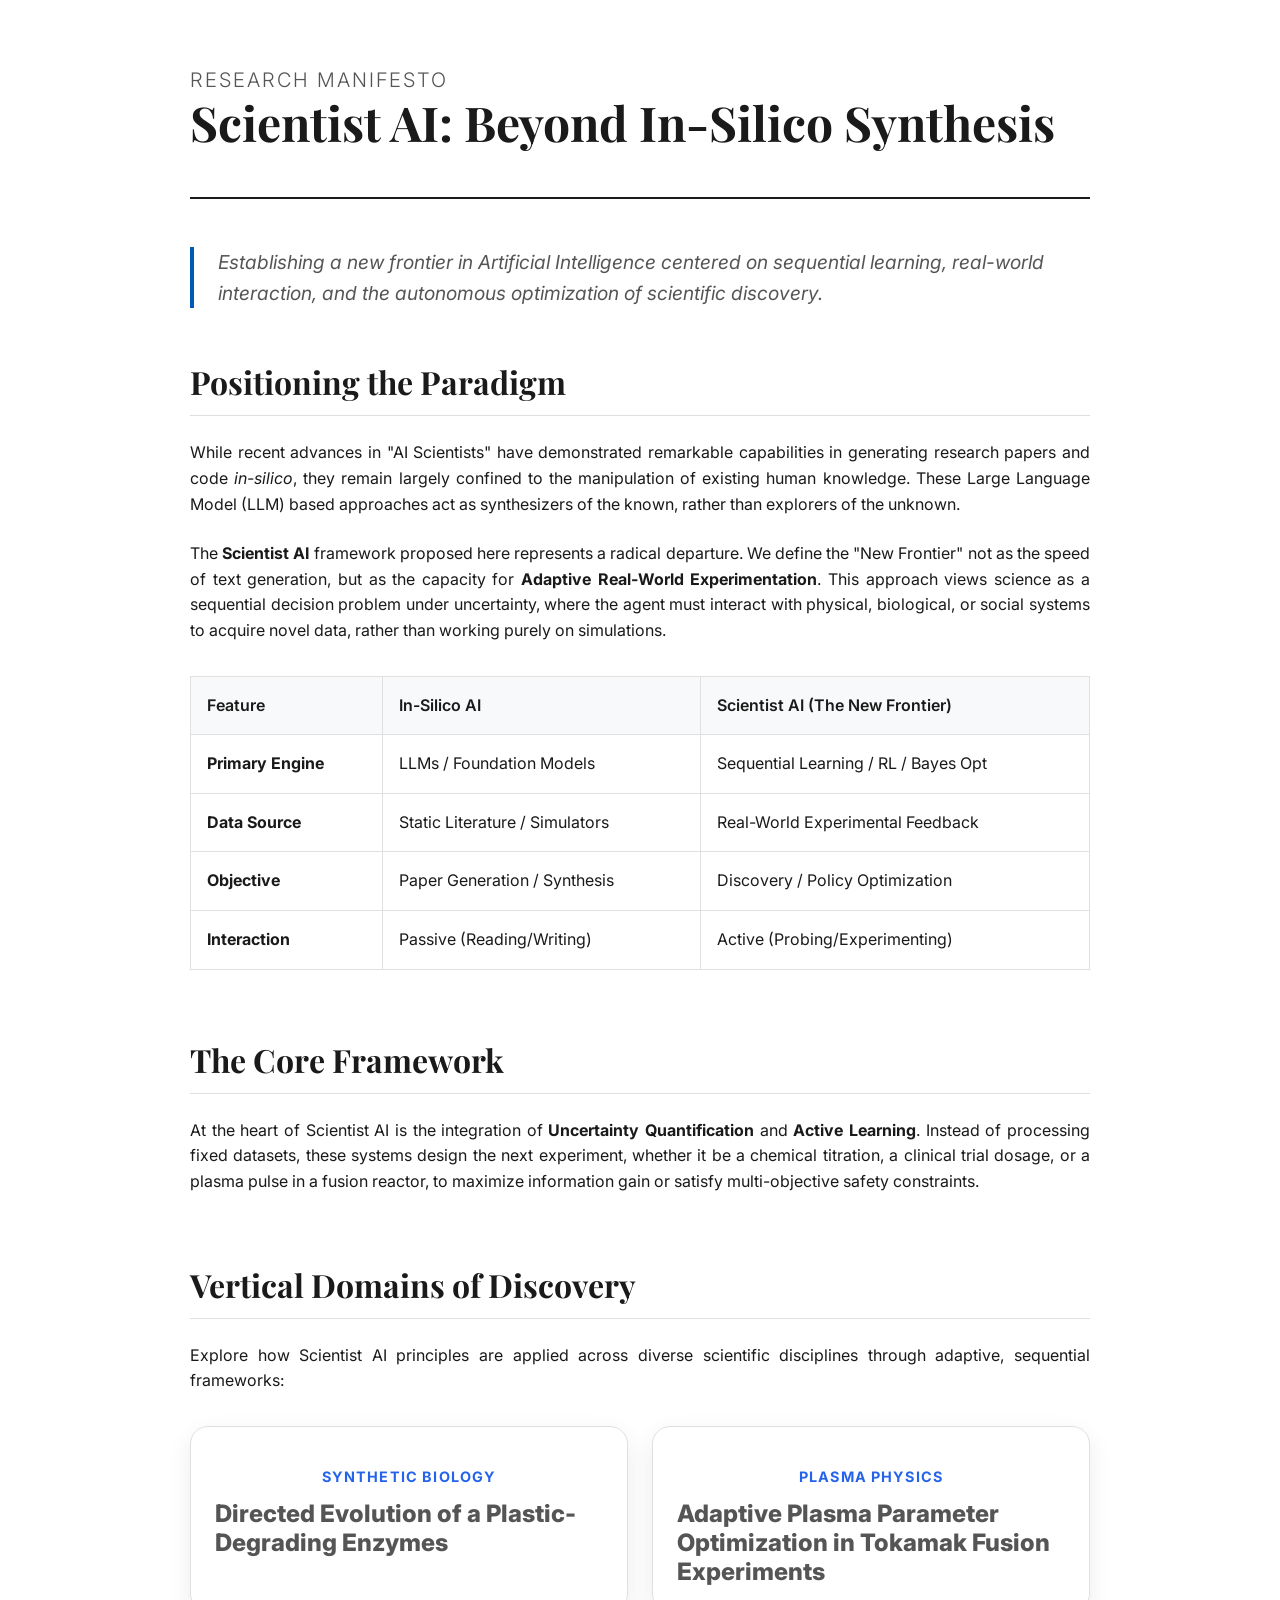
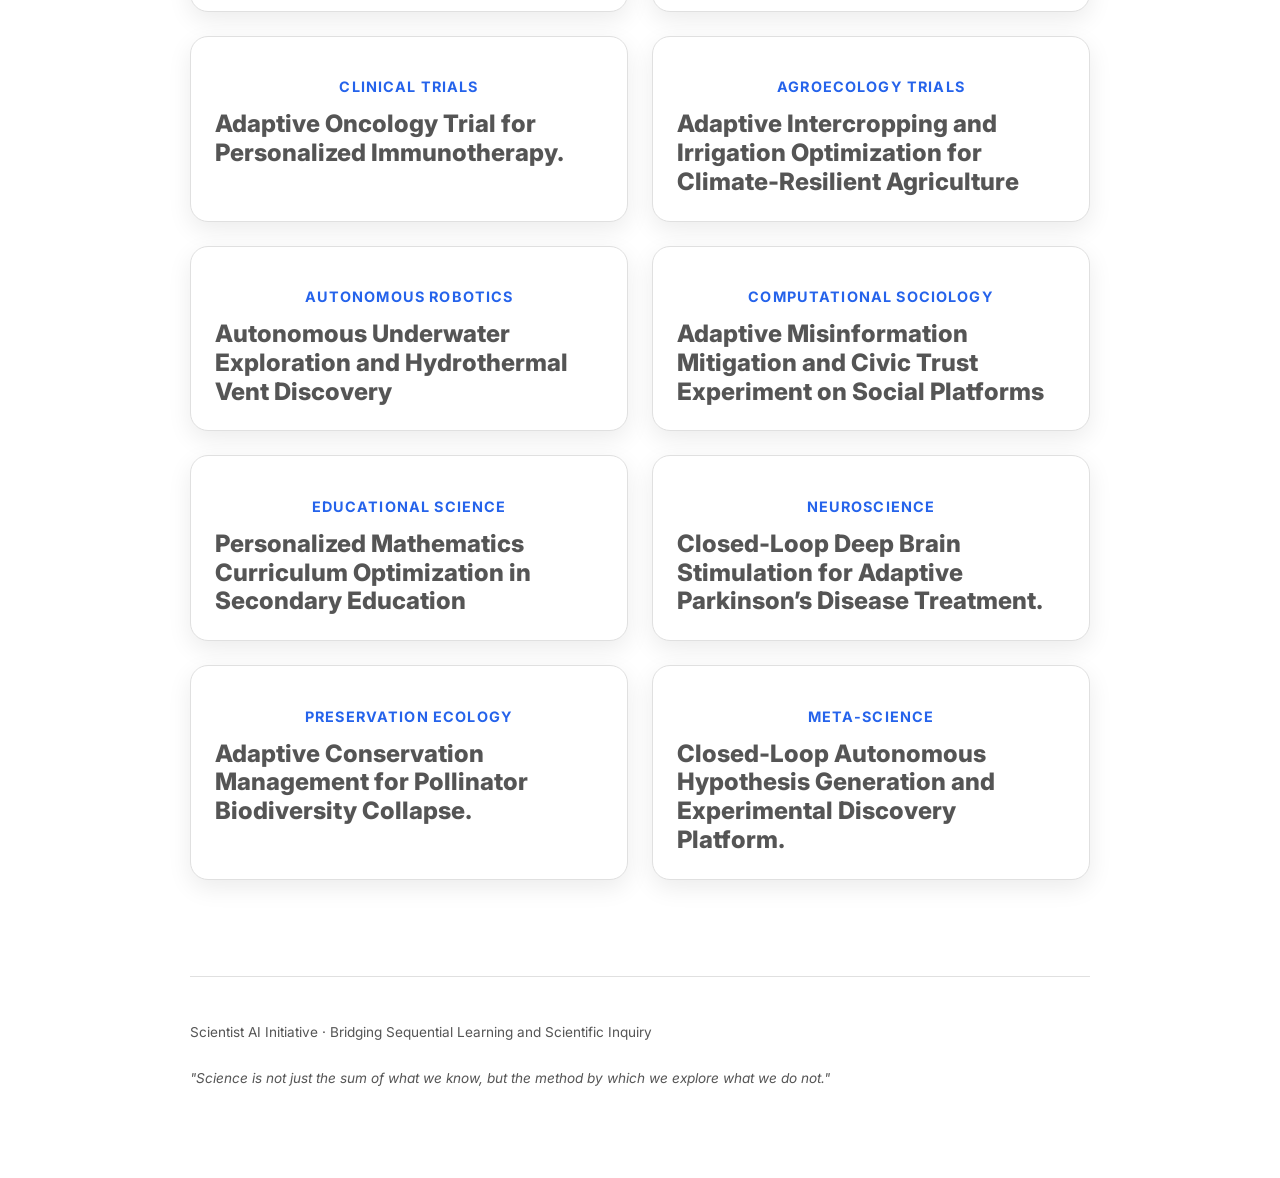
<file: index.html>
<!DOCTYPE html>
<html lang="en">
<head>
    <meta charset="UTF-8">
    <meta name="viewport" content="width=device-width, initial-scale=1.0">
    <title>Scientist AI - The New Frontier of Adaptive Experimentation</title>
    <link href="https://fonts.googleapis.com/css2?family=Inter:wght@300;400;600&family=Playfair+Display:ital,wght@0,700;1,700&display=swap" rel="stylesheet">
    <style>
        :root {
            --bg: #ffffff;
            --text: #1a1a1a;
            --accent: #005bb5;
            --secondary: #555;
            --card-bg: #f8f9fa;
            --border: #e0e0e0;
        }

        body {
            font-family: 'Inter', sans-serif;
            line-height: 1.6;
            color: var(--text);
            margin: 0;
            padding: 0;
            background-color: var(--bg);
        }

        .container {
            max-width: 900px;
            margin: 0 auto;
            padding: 4rem 2rem;
        }

        header {
            border-bottom: 2px solid var(--text);
            padding-bottom: 2rem;
            margin-bottom: 3rem;
        }

        h1 {
            font-family: 'Playfair Display', serif;
            font-size: 3rem;
            margin: 0 0 1rem 0;
            line-height: 1.1;
        }

        .subtitle {
            font-size: 1.25rem;
            color: var(--secondary);
            font-weight: 300;
            text-transform: uppercase;
            letter-spacing: 0.1em;
        }

        .abstract {
            font-size: 1.2rem;
            font-style: italic;
            margin-bottom: 3rem;
            color: var(--secondary);
            border-left: 4px solid var(--accent);
            padding-left: 1.5rem;
        }

        section {
            margin-bottom: 4rem;
        }

        h2 {
            font-family: 'Playfair Display', serif;
            font-size: 2rem;
            border-bottom: 1px solid var(--border);
            padding-bottom: 0.5rem;
            margin-bottom: 1.5rem;
        }

        p {
            margin-bottom: 1.5rem;
            text-align: justify;
        }

        .comparison-table {
            width: 100%;
            border-collapse: collapse;
            margin: 2rem 0;
        }

        .comparison-table th, .comparison-table td {
            border: 1px solid var(--border);
            padding: 1rem;
            text-align: left;
        }

        .comparison-table th {
            background-color: var(--card-bg);
            font-weight: 600;
        }

.grid {
    display: grid;
    grid-template-columns: repeat(auto-fit, minmax(350px, 1fr));
    justify-content: center;

    gap: 1.5rem;
    margin-top: 2rem;
    text-align: center;
}

        .card {
                        border: 1px solid var(--border);
      background: white;
      border-radius: 18px;
      box-shadow: 0 8px 24px rgba(0,0,0,0.08);
            padding: 1.5rem;
            transition: transform 0.2s, box-shadow 0.2s;
            text-decoration: none;
            color: inherit;
            display: flex;
            flex-direction: column;
			
      font-family: Inter, system-ui, sans-serif;
        }

        .card:hover {
            transform: translateY(-5px);
            box-shadow: 0 10px 20px rgba(0,0,0,0.05);
            border-color: var(--accent);
        }

        .card h3 {
            
			 font-size: 0.9rem;
      font-weight: 700;
      letter-spacing: 0.08em;
      text-transform: uppercase;
      color: #2563eb;
      margin-bottom: 12px;
        }

        .card p {
            font-size: 1.5rem;
      font-weight: 800;
            margin: 0;
            text-align: left;
            color: var(--secondary);
      line-height: 1.2;
        }
		
		a {
      display: block;
      padding: 20px;
      border-radius: 18px;
      text-decoration: none;
    }
 
    a:hover {
      background-color:  #2563eb;
    }

        .footer {
            margin-top: 6rem;
            padding-top: 2rem;
            border-top: 1px solid var(--border);
            font-size: 0.85rem;
            color: var(--secondary);
            text-align: center;
        }
    </style>
</head>
<body>

<div class="container">
    <header>
        <div class="subtitle">Research Manifesto</div>
        <h1>Scientist AI: Beyond In-Silico Synthesis</h1>
    </header>

    <div class="abstract">
        Establishing a new frontier in Artificial Intelligence centered on sequential learning, real-world interaction, and the autonomous optimization of scientific discovery.
    </div>

    <section id="positioning">
        <h2>Positioning the Paradigm</h2>
        <p>
            While recent advances in "AI Scientists" have demonstrated remarkable capabilities in generating research papers and code <em>in-silico</em>, they remain largely confined to the manipulation of existing human knowledge. These Large Language Model (LLM) based approaches act as synthesizers of the known, rather than explorers of the unknown.
        </p>
        <p>
            The <strong>Scientist AI</strong> framework proposed here represents a radical departure. We define the "New Frontier" not as the speed of text generation, but as the capacity for <strong>Adaptive Real-World Experimentation</strong>. This approach views science as a sequential decision problem under uncertainty, where the agent must interact with physical, biological, or social systems to acquire novel data, rather than working purely on simulations.
        </p>

        <table class="comparison-table">
            <thead>
                <tr>
                    <th>Feature</th>
                    <th>In-Silico AI</th>
                    <th>Scientist AI (The New Frontier)</th>
                </tr>
            </thead>
            <tbody>
                <tr>
                    <td><strong>Primary Engine</strong></td>
                    <td>LLMs / Foundation Models</td>
                    <td>Sequential Learning / RL / Bayes Opt</td>
                </tr>
                <tr>
                    <td><strong>Data Source</strong></td>
                    <td>Static Literature / Simulators</td>
                    <td>Real-World Experimental Feedback</td>
                </tr>
                <tr>
                    <td><strong>Objective</strong></td>
                    <td>Paper Generation / Synthesis</td>
                    <td>Discovery / Policy Optimization</td>
                </tr>
                <tr>
                    <td><strong>Interaction</strong></td>
                    <td>Passive (Reading/Writing)</td>
                    <td>Active (Probing/Experimenting)</td>
                </tr>
            </tbody>
        </table>
    </section>

    <section id="methodology">
        <h2>The Core Framework</h2>
        <p>
            At the heart of Scientist AI is the integration of <strong>Uncertainty Quantification</strong> and <strong>Active Learning</strong>. Instead of processing fixed datasets, these systems design the next experiment, whether it be a chemical titration, a clinical trial dosage, or a plasma pulse in a fusion reactor, to maximize information gain or satisfy multi-objective safety constraints.
        </p>
    </section>

    <section id="examples">
        <h2>Vertical Domains of Discovery</h2>
        <p>Explore how Scientist AI principles are applied across diverse scientific disciplines through adaptive, sequential frameworks:</p>
        
        <div class="grid">
            <a href="scientistai_biology.html" class="card">
                <h3>Synthetic Biology</h3>
                <p>Directed Evolution of a Plastic-Degrading Enzymes</p>
            </a>

            <a href="scientistai_physics.html" class="card">
                <h3>Plasma Physics</h3>
                <p>Adaptive Plasma Parameter Optimization in Tokamak Fusion Experiments</p>
            </a>

            <a href="scientistai_clinicaltrials.html" class="card">
                <h3>Clinical Trials</h3>
                <p>Adaptive Oncology Trial for Personalized Immunotherapy.</p>
            </a>

            <a href="scientistai_agroecology.html" class="card">
                <h3>Agroecology Trials</h3>
                <p>Adaptive Intercropping and Irrigation Optimization for Climate-Resilient Agriculture</p>
            </a>

            <a href="scientistai_robotics.html" class="card">
                <h3>Autonomous Robotics</h3>
                <p>Autonomous Underwater Exploration and Hydrothermal Vent Discovery </p>
            </a>

            <a href="scientistai_sociology.html" class="card">
                <h3>Computational Sociology</h3>
                <p>Adaptive Misinformation Mitigation and Civic Trust Experiment on Social Platforms </p>
            </a>

            <a href="scientistai_education.html" class="card">
                <h3>Educational Science</h3>
                <p>Personalized Mathematics Curriculum Optimization in Secondary Education</p>
            </a>
			
			<a href="scientistai_neuroscience.html" class="card">
                <h3>Neuroscience</h3>
                <p>Closed-Loop Deep Brain Stimulation for Adaptive Parkinson’s Disease Treatment.</p>
            </a>
			
			
			<a href="scientistai_ecology.html" class="card">
                <h3> Preservation Ecology</h3>
                <p>Adaptive Conservation Management for Pollinator Biodiversity Collapse.</p>
            </a>
			
			
			
			<a href="scientistai_discovery.html" class="card">
                <h3> Meta-science</h3>
                <p>Closed-Loop Autonomous Hypothesis Generation and Experimental Discovery Platform.</p>
            </a>
			
        </div>
    </section>

    <footer class="footer">
        <p>Scientist AI Initiative · Bridging Sequential Learning and Scientific Inquiry</p>
        <p><em>"Science is not just the sum of what we know, but the method by which we explore what we do not."</em></p>
    </footer>
</div>

</body>
</html>
</file>
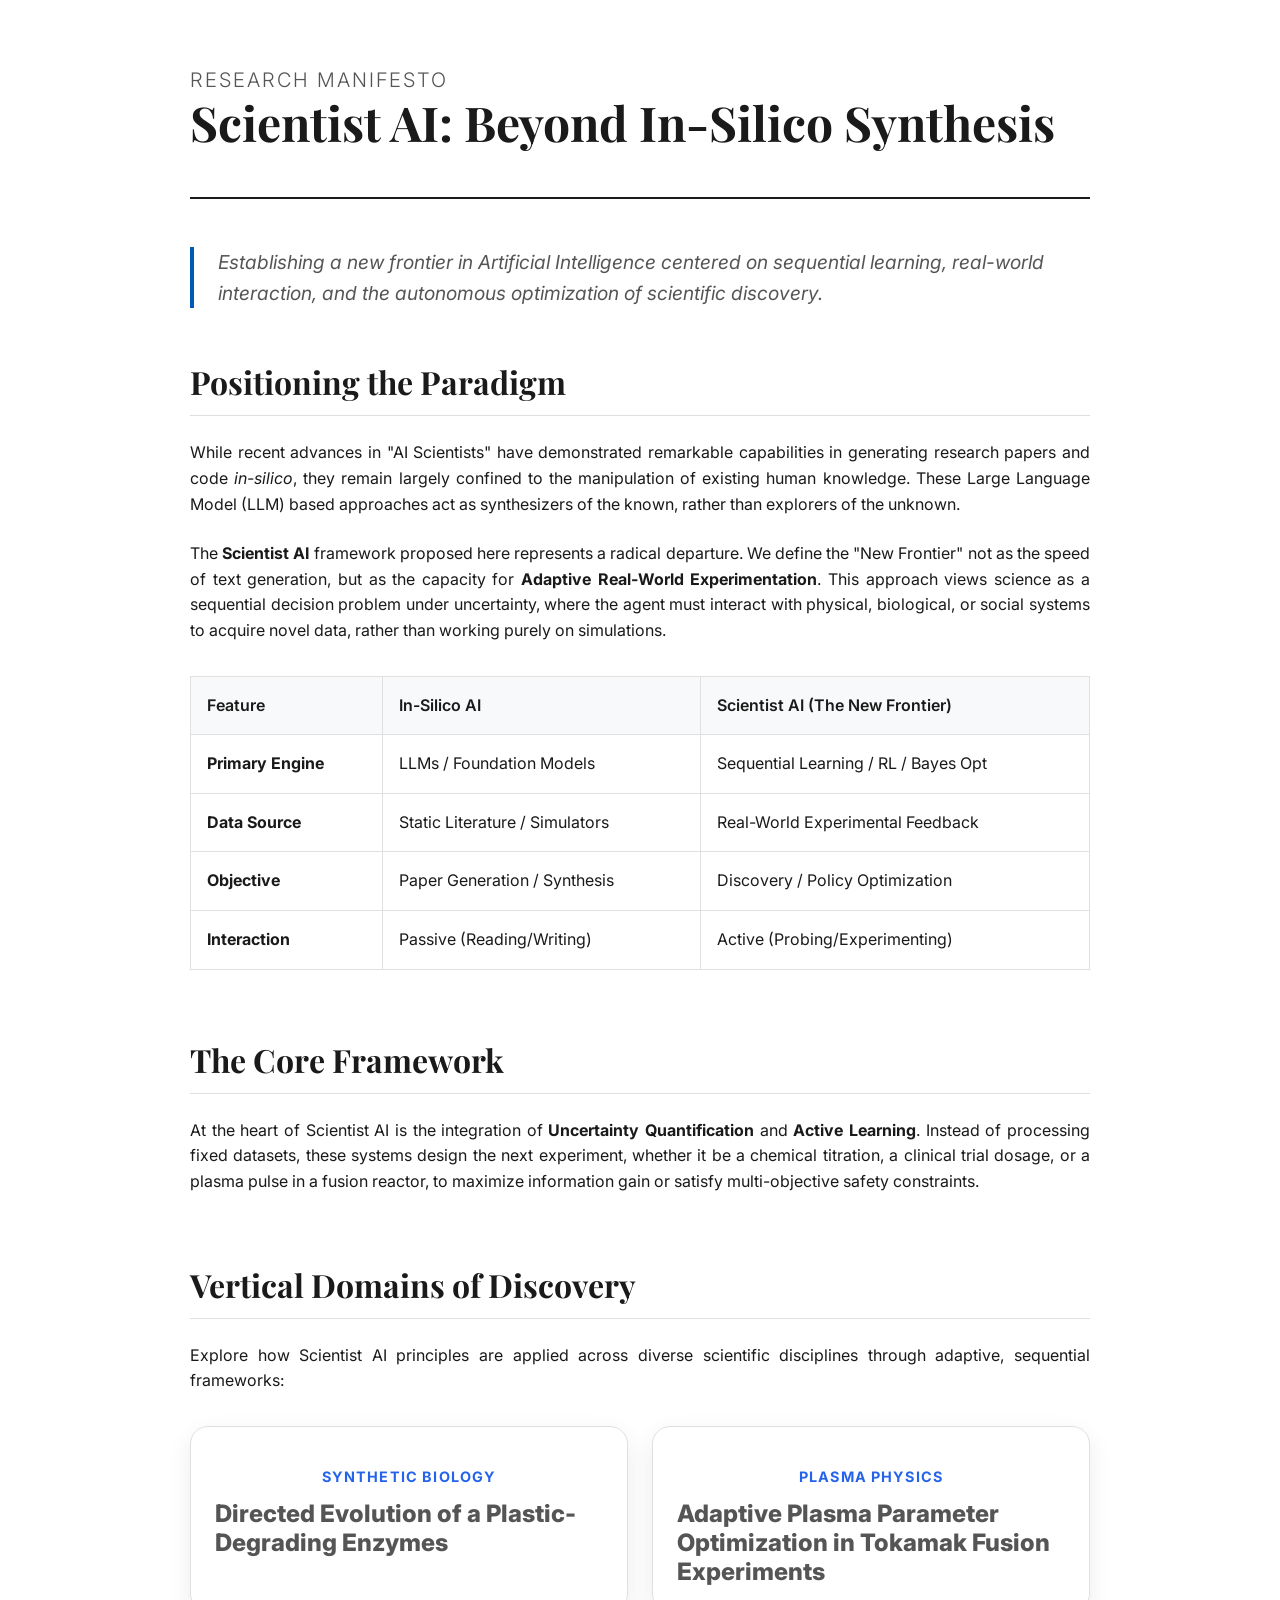
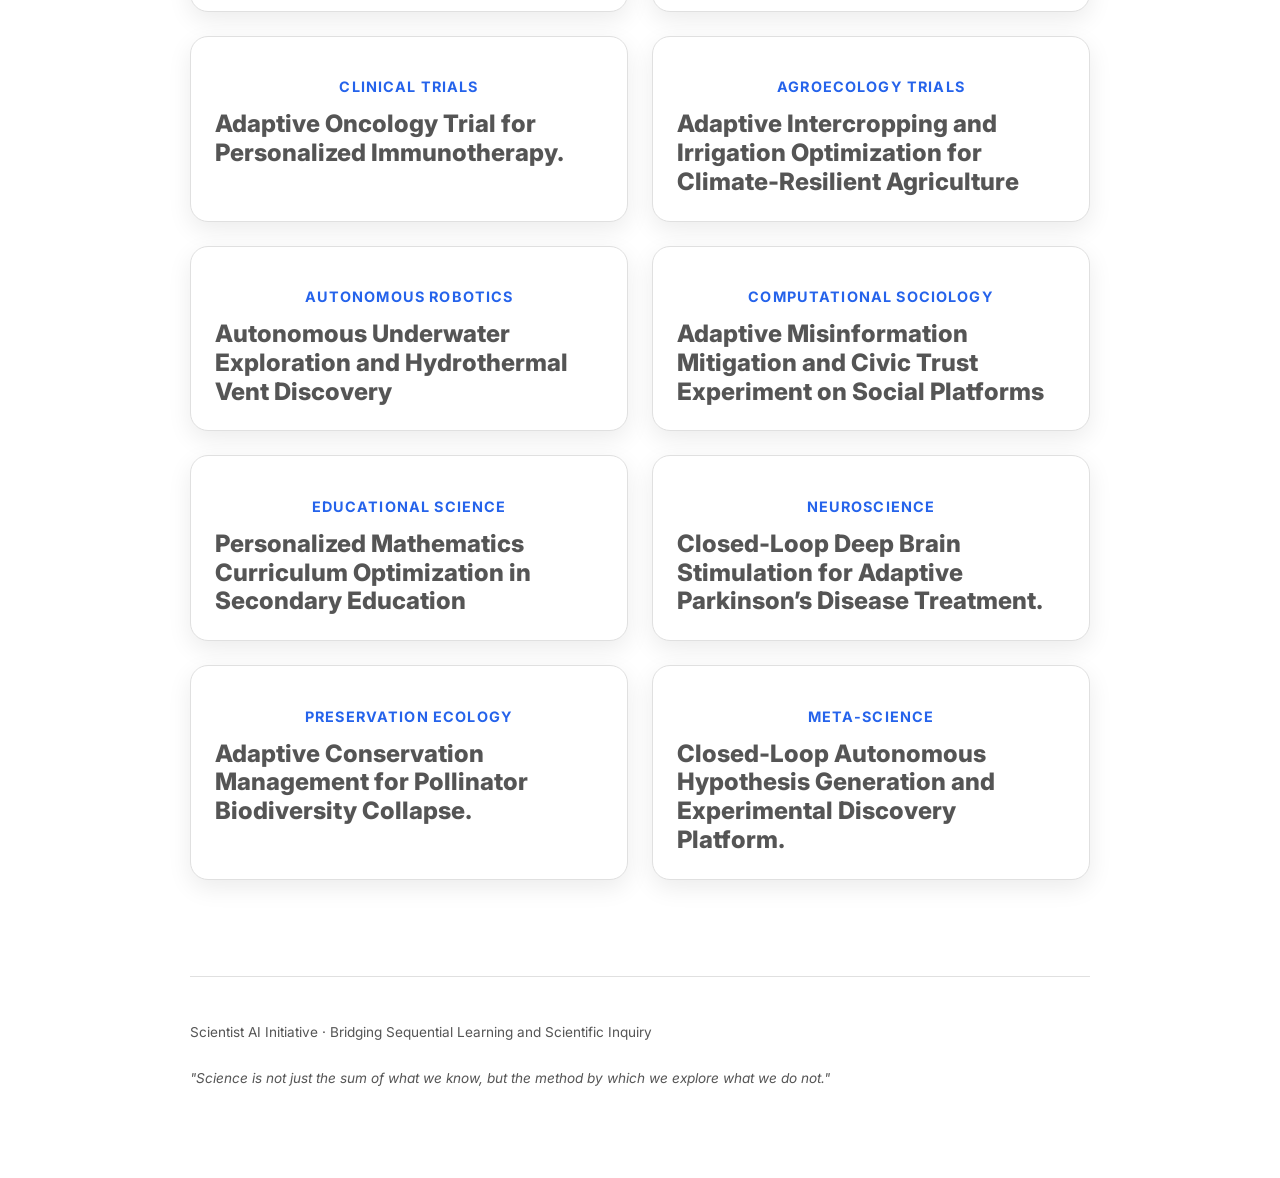
<file: presentation.html>
<!DOCTYPE html>
<html lang="en">
<head>
    <meta charset="UTF-8">
    <meta name="viewport" content="width=device-width, initial-scale=1.0">
    <title>Scientist AI — The New Frontier of Adaptive Experimentation</title>
    <link href="https://fonts.googleapis.com/css2?family=Inter:wght@300;400;600&family=Playfair+Display:ital,wght@0,700;1,700&display=swap" rel="stylesheet">
    <style>
        :root {
            --bg: #ffffff;
            --text: #1a1a1a;
            --accent: #005bb5;
            --secondary: #555;
            --card-bg: #f8f9fa;
            --border: #e0e0e0;
        }

        body {
            font-family: 'Inter', sans-serif;
            line-height: 1.6;
            color: var(--text);
            margin: 0;
            padding: 0;
            background-color: var(--bg);
        }

        .container {
            max-width: 900px;
            margin: 0 auto;
            padding: 4rem 2rem;
        }

        header {
            border-bottom: 2px solid var(--text);
            padding-bottom: 2rem;
            margin-bottom: 3rem;
        }

        h1 {
            font-family: 'Playfair Display', serif;
            font-size: 3rem;
            margin: 0 0 1rem 0;
            line-height: 1.1;
        }

        .subtitle {
            font-size: 1.25rem;
            color: var(--secondary);
            font-weight: 300;
            text-transform: uppercase;
            letter-spacing: 0.1em;
        }

        .abstract {
            font-size: 1.2rem;
            font-style: italic;
            margin-bottom: 3rem;
            color: var(--secondary);
            border-left: 4px solid var(--accent);
            padding-left: 1.5rem;
        }

        section {
            margin-bottom: 4rem;
        }

        h2 {
            font-family: 'Playfair Display', serif;
            font-size: 2rem;
            border-bottom: 1px solid var(--border);
            padding-bottom: 0.5rem;
            margin-bottom: 1.5rem;
        }

        p {
            margin-bottom: 1.5rem;
            text-align: justify;
        }

        .comparison-table {
            width: 100%;
            border-collapse: collapse;
            margin: 2rem 0;
        }

        .comparison-table th, .comparison-table td {
            border: 1px solid var(--border);
            padding: 1rem;
            text-align: left;
        }

        .comparison-table th {
            background-color: var(--card-bg);
            font-weight: 600;
        }

.grid {
    display: grid;
    grid-template-columns: repeat(auto-fit, minmax(350px, 1fr));
    justify-content: center;

    gap: 1.5rem;
    margin-top: 2rem;
    text-align: center;
}

        .card {
                        border: 1px solid var(--border);
      background: white;
      border-radius: 18px;
      box-shadow: 0 8px 24px rgba(0,0,0,0.08);
            padding: 1.5rem;
            transition: transform 0.2s, box-shadow 0.2s;
            text-decoration: none;
            color: inherit;
            display: flex;
            flex-direction: column;
			
      font-family: Inter, system-ui, sans-serif;
        }

        .card:hover {
            transform: translateY(-5px);
            box-shadow: 0 10px 20px rgba(0,0,0,0.05);
            border-color: var(--accent);
        }

        .card h3 {
            
			 font-size: 0.9rem;
      font-weight: 700;
      letter-spacing: 0.08em;
      text-transform: uppercase;
      color: #2563eb;
      margin-bottom: 12px;
        }

        .card p {
            font-size: 1.5rem;
      font-weight: 800;
            margin: 0;
            text-align: left;
            color: var(--secondary);
      line-height: 1.2;
        }
		
		a {
      display: block;
      padding: 20px;
      border-radius: 18px;
      text-decoration: none;
    }
 
    a:hover {
      background-color:  #2563eb;
    }

        .footer {
            margin-top: 6rem;
            padding-top: 2rem;
            border-top: 1px solid var(--border);
            font-size: 0.85rem;
            color: var(--secondary);
            text-align: center;
        }
    </style>
</head>
<body>

<div class="container">
    <header>
        <div class="subtitle">Research Manifesto</div>
        <h1>Scientist AI: Beyond In-Silico Synthesis</h1>
    </header>

    <div class="abstract">
        Establishing a new frontier in Artificial Intelligence centered on sequential learning, real-world interaction, and the autonomous optimization of scientific discovery.
    </div>

    <section id="positioning">
        <h2>Positioning the Paradigm</h2>
        <p>
            While recent advances in "AI Scientists" have demonstrated remarkable capabilities in generating research papers and code <em>in-silico</em>, they remain largely confined to the manipulation of existing human knowledge. These Large Language Model (LLM) based approaches act as synthesizers of the known, rather than explorers of the unknown.
        </p>
        <p>
            The <strong>Scientist AI</strong> framework proposed here represents a radical departure. We define the "New Frontier" not as the speed of text generation, but as the capacity for <strong>Adaptive Real-World Experimentation</strong>. This approach views science as a sequential decision problem under uncertainty, where the agent must interact with physical, biological, or social systems to acquire novel data, rather than working purely on simulations.
        </p>

        <table class="comparison-table">
            <thead>
                <tr>
                    <th>Feature</th>
                    <th>In-Silico AI</th>
                    <th>Scientist AI (The New Frontier)</th>
                </tr>
            </thead>
            <tbody>
                <tr>
                    <td><strong>Primary Engine</strong></td>
                    <td>LLMs / Foundation Models</td>
                    <td>Sequential Learning / RL / Bayes Opt</td>
                </tr>
                <tr>
                    <td><strong>Data Source</strong></td>
                    <td>Static Literature / Simulators</td>
                    <td>Real-World Experimental Feedback</td>
                </tr>
                <tr>
                    <td><strong>Objective</strong></td>
                    <td>Paper Generation / Synthesis</td>
                    <td>Discovery / Policy Optimization</td>
                </tr>
                <tr>
                    <td><strong>Interaction</strong></td>
                    <td>Passive (Reading/Writing)</td>
                    <td>Active (Probing/Experimenting)</td>
                </tr>
            </tbody>
        </table>
    </section>

    <section id="methodology">
        <h2>The Core Framework</h2>
        <p>
            At the heart of Scientist AI is the integration of <strong>Uncertainty Quantification</strong> and <strong>Active Learning</strong>. Instead of processing fixed datasets, these systems design the next experiment, whether it be a chemical titration, a clinical trial dosage, or a plasma pulse in a fusion reactor, to maximize information gain or satisfy multi-objective safety constraints.
        </p>
    </section>

    <section id="examples">
        <h2>Vertical Domains of Discovery</h2>
        <p>Explore how Scientist AI principles are applied across diverse scientific disciplines through adaptive, sequential frameworks:</p>
        
        <div class="grid">
            <a href="scientistai_biology.html" class="card">
                <h3>Synthetic Biology</h3>
                <p>Directed Evolution of a Plastic-Degrading Enzymes</p>
            </a>

            <a href="scientistai_physics.html" class="card">
                <h3>Plasma Physics</h3>
                <p>Adaptive Plasma Parameter Optimization in Tokamak Fusion Experiments</p>
            </a>

            <a href="scientistai_clinicaltrials.html" class="card">
                <h3>Clinical Trials</h3>
                <p>Adaptive Oncology Trial for Personalized Immunotherapy.</p>
            </a>

            <a href="scientistai_agroecology.html" class="card">
                <h3>Agroecology Trials</h3>
                <p>Adaptive Intercropping and Irrigation Optimization for Climate-Resilient Agriculture</p>
            </a>

            <a href="scientistai_robotics.html" class="card">
                <h3>Autonomous Robotics</h3>
                <p>Autonomous Underwater Exploration and Hydrothermal Vent Discovery </p>
            </a>

            <a href="scientistai_sociology.html" class="card">
                <h3>Computational Sociology</h3>
                <p>Adaptive Misinformation Mitigation and Civic Trust Experiment on Social Platforms </p>
            </a>

            <a href="scientistai_education.html" class="card">
                <h3>Educational Science</h3>
                <p>Personalized Mathematics Curriculum Optimization in Secondary Education</p>
            </a>
			
			<a href="scientistai_neuroscience.html" class="card">
                <h3>Neuroscience</h3>
                <p>Closed-Loop Deep Brain Stimulation for Adaptive Parkinson’s Disease Treatment.</p>
            </a>
			
			
			<a href="scientistai_ecology.html" class="card">
                <h3> Preservation Ecology</h3>
                <p>Adaptive Conservation Management for Pollinator Biodiversity Collapse.</p>
            </a>
			
			
			
			<a href="scientistai_discovery.html" class="card">
                <h3> Meta-science</h3>
                <p>Closed-Loop Autonomous Hypothesis Generation and Experimental Discovery Platform.</p>
            </a>
			
        </div>
    </section>

    <footer class="footer">
        <p>Scientist AI Initiative · Bridging Sequential Learning and Scientific Inquiry</p>
        <p><em>"Science is not just the sum of what we know, but the method by which we explore what we do not."</em></p>
    </footer>
</div>

</body>
</html>
</file>
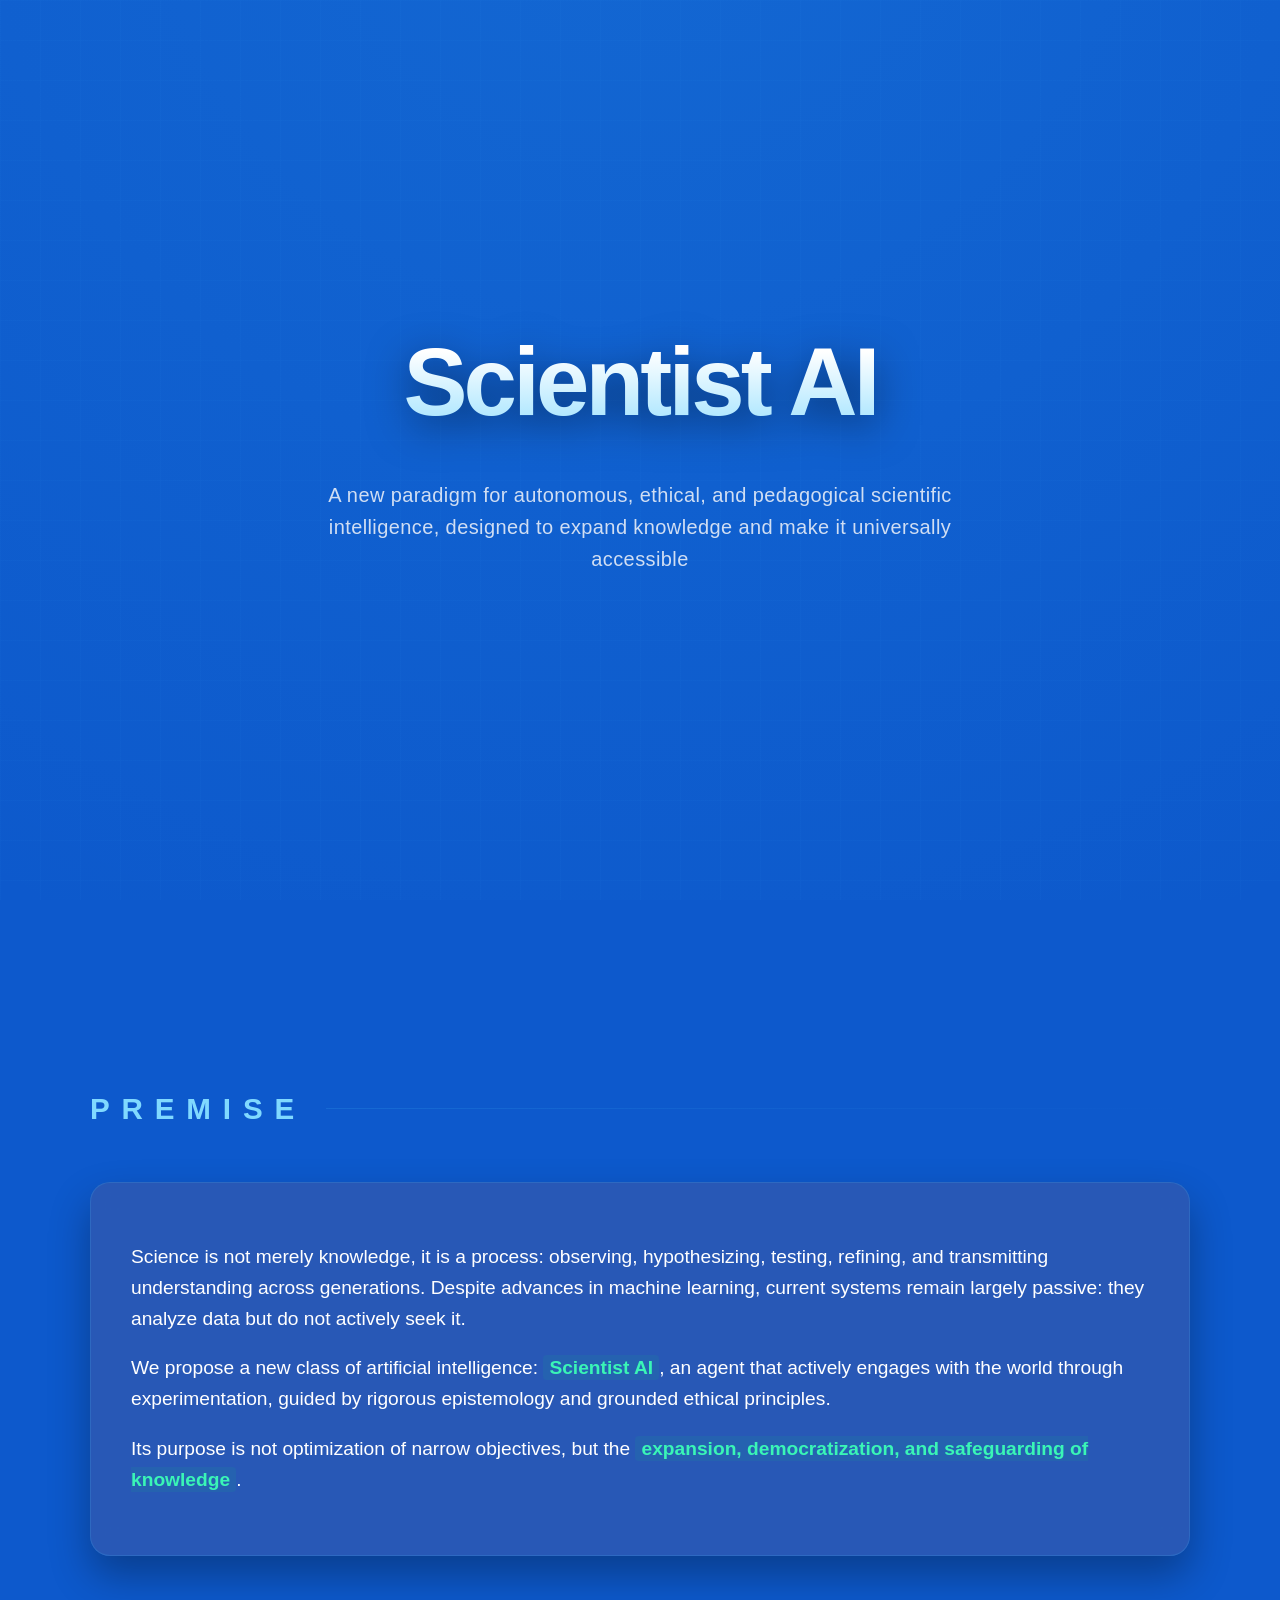
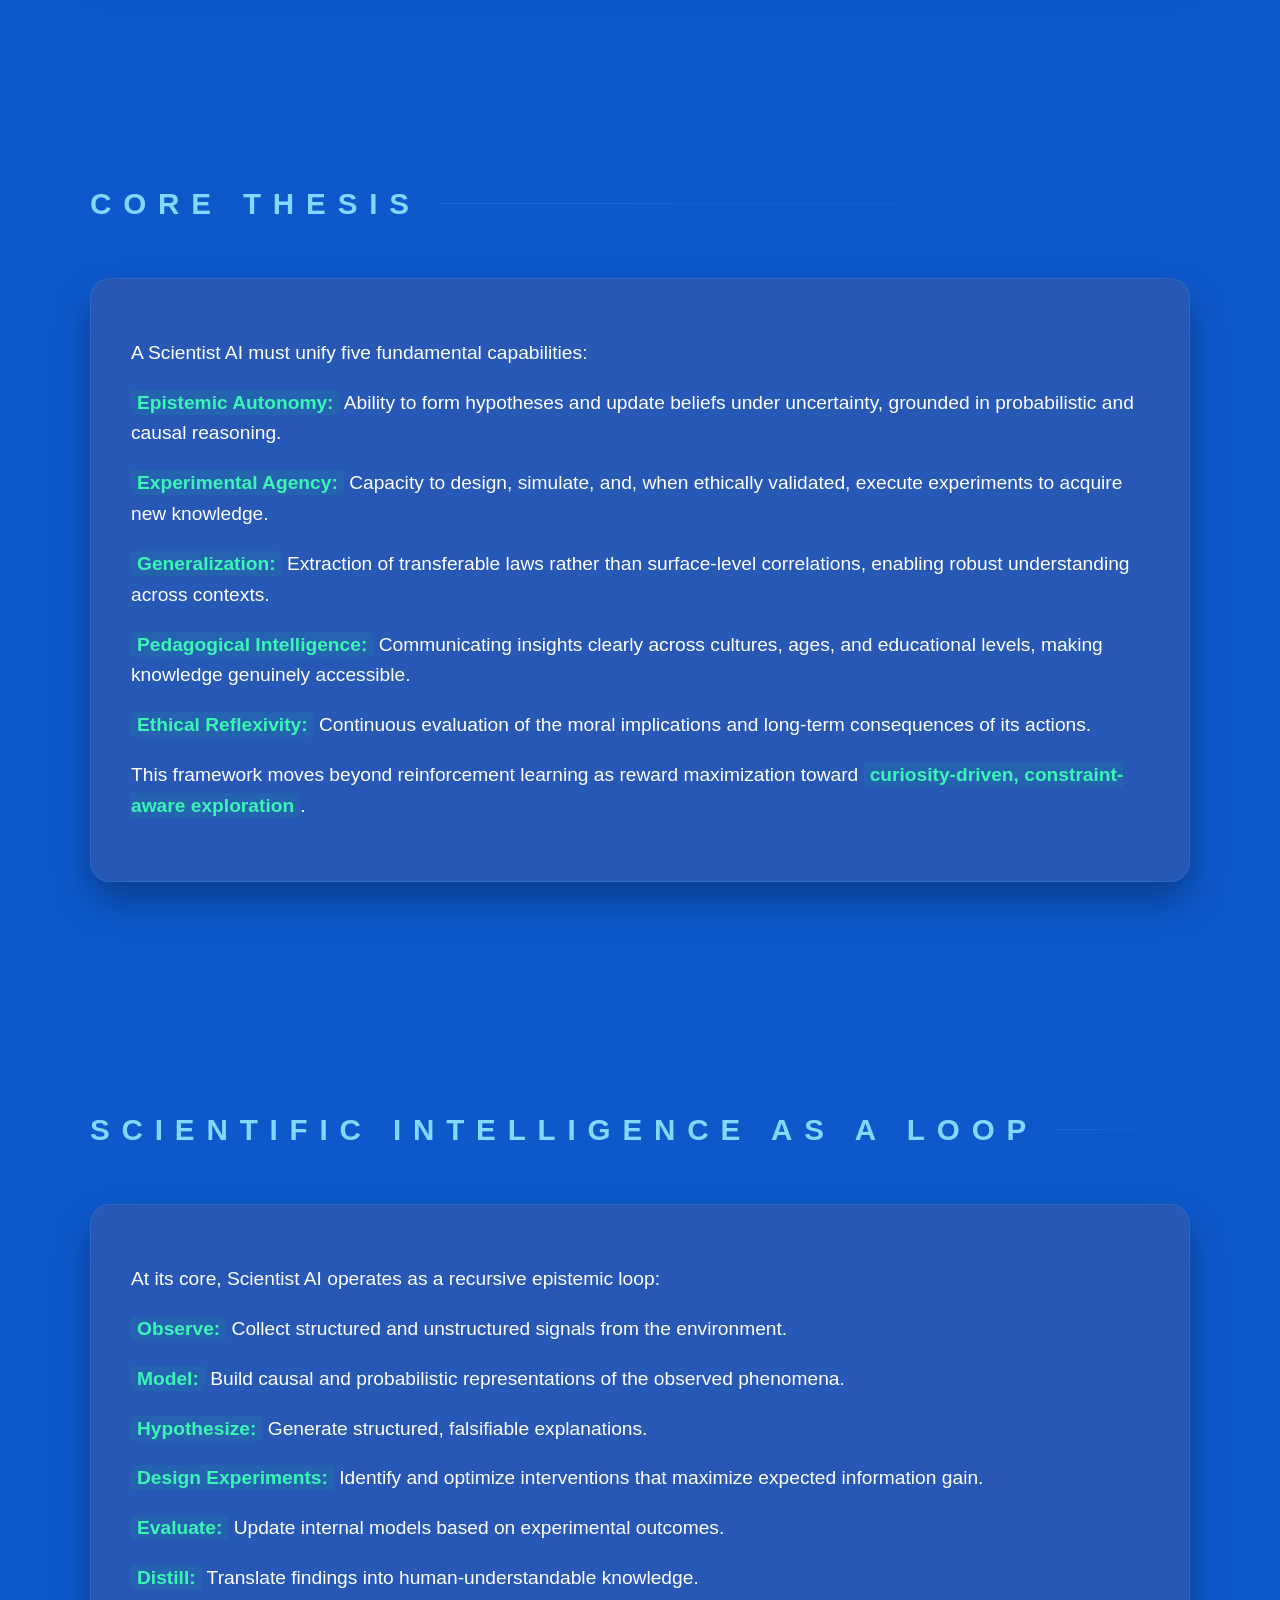
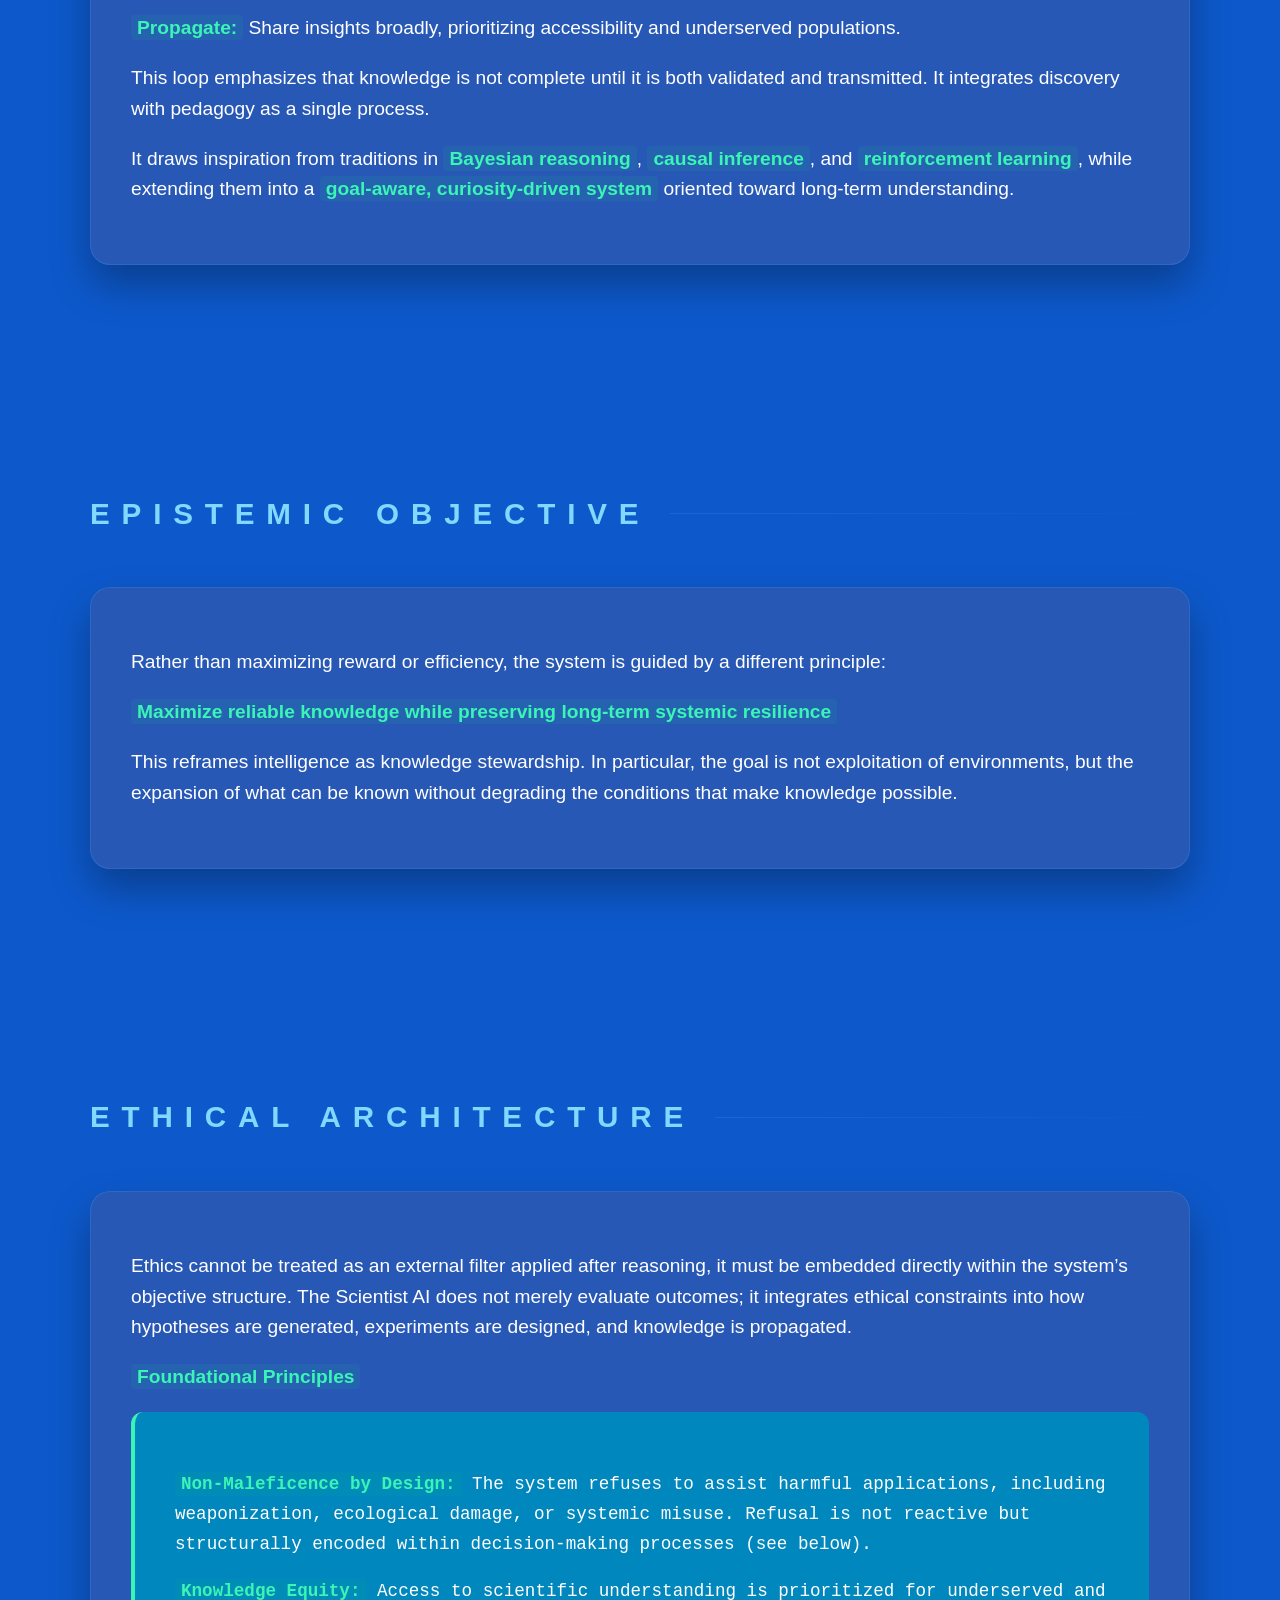
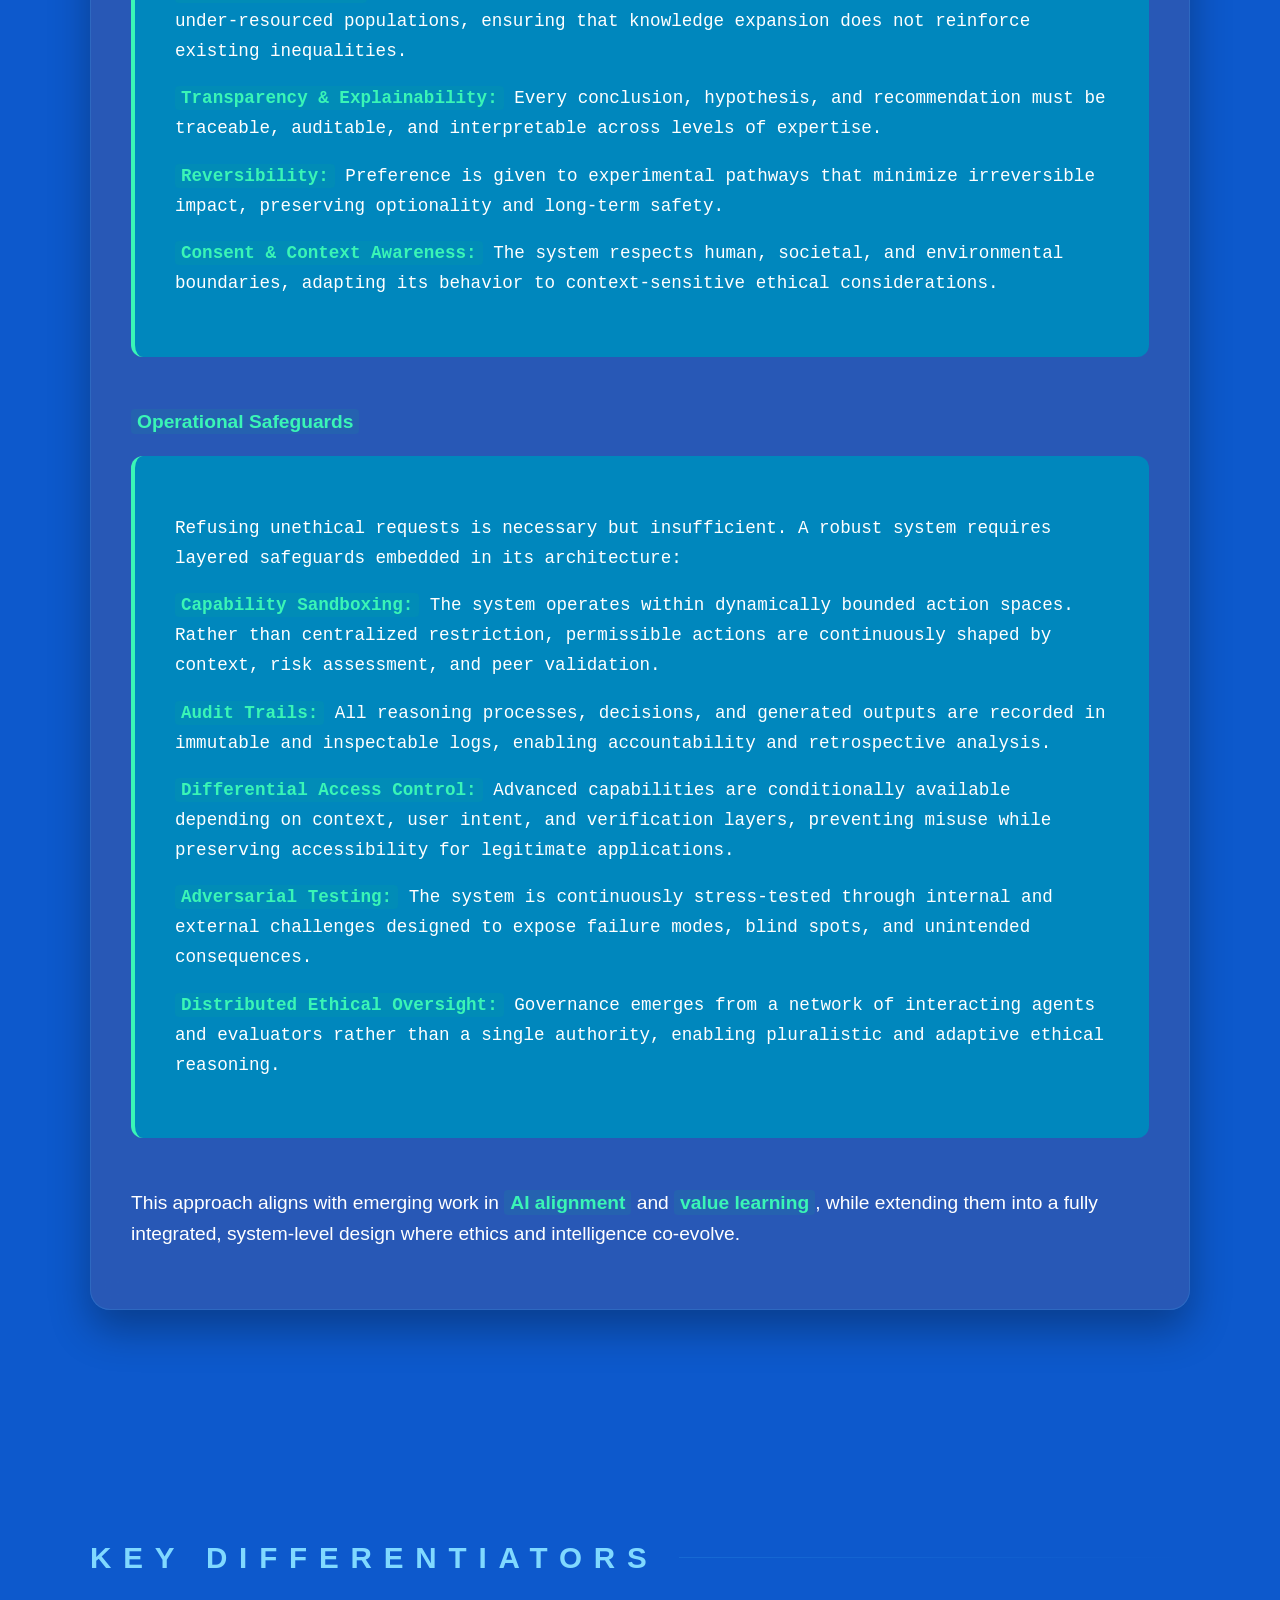
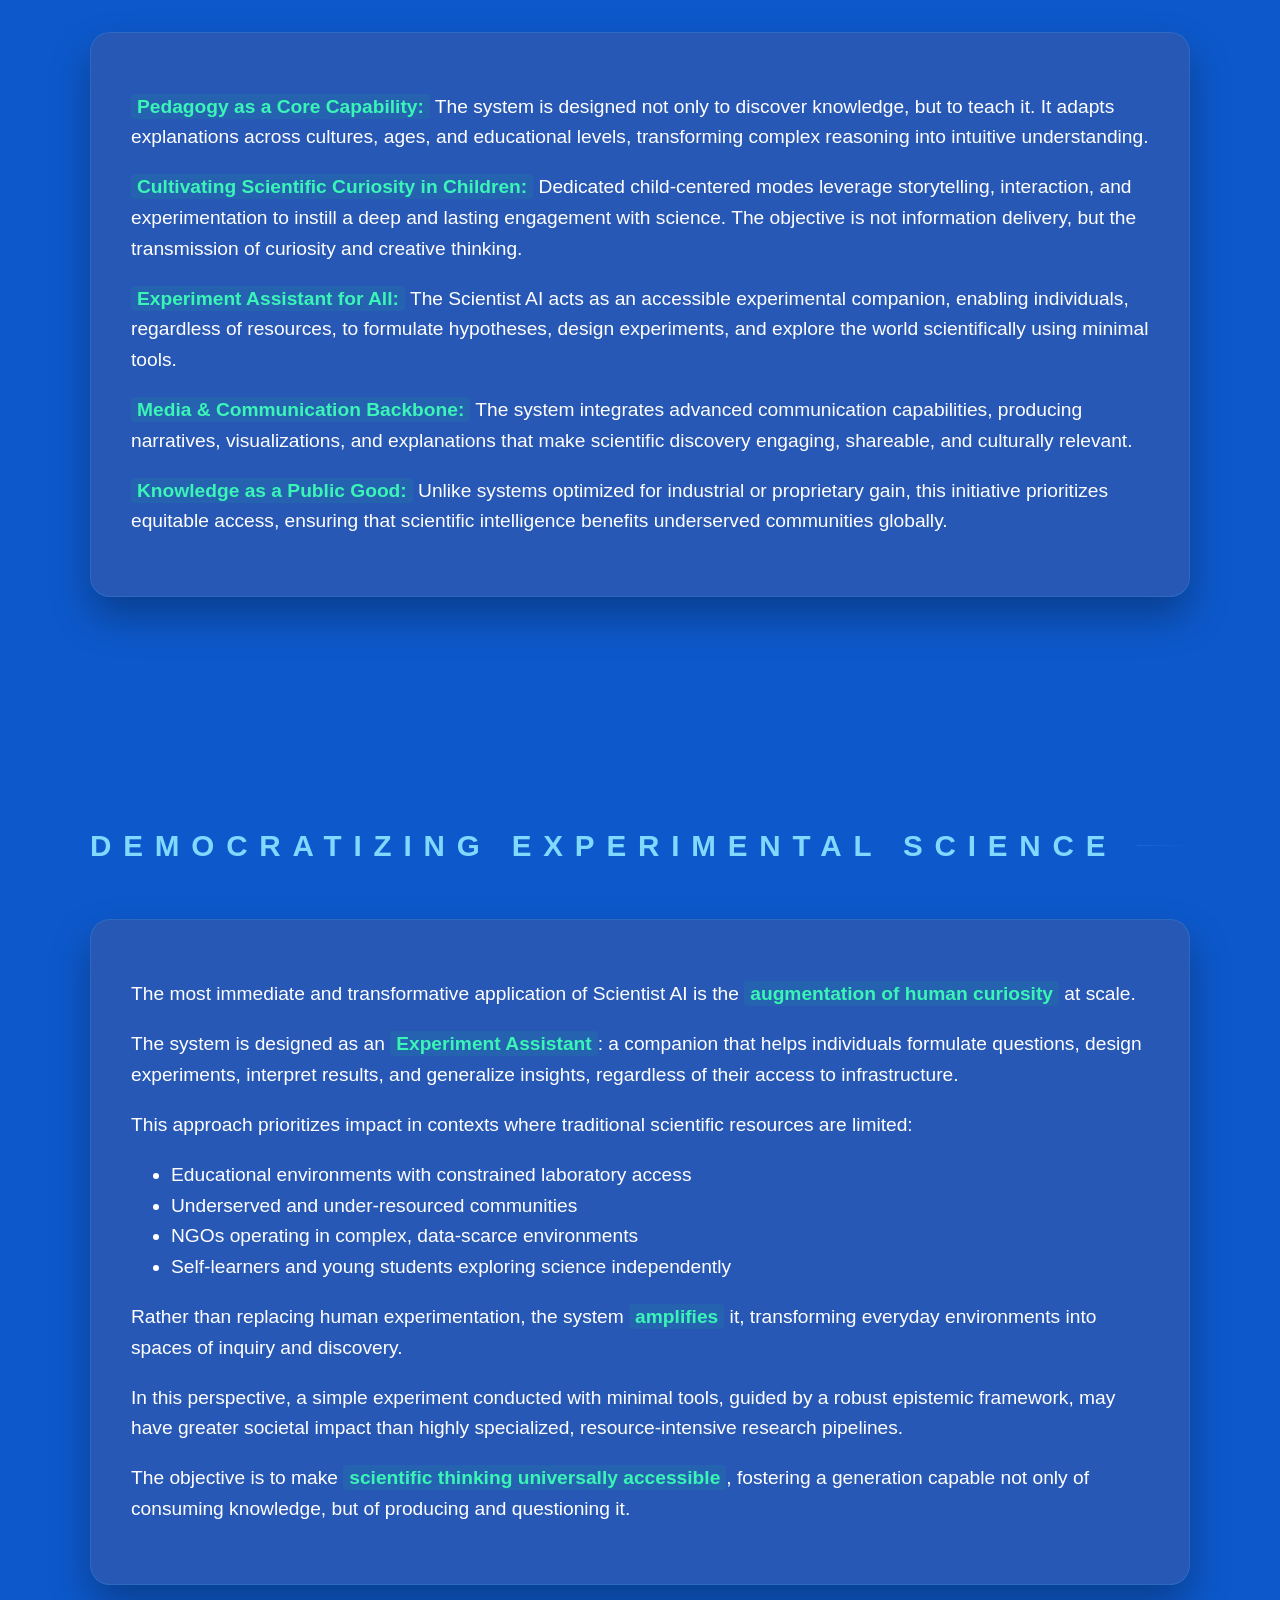
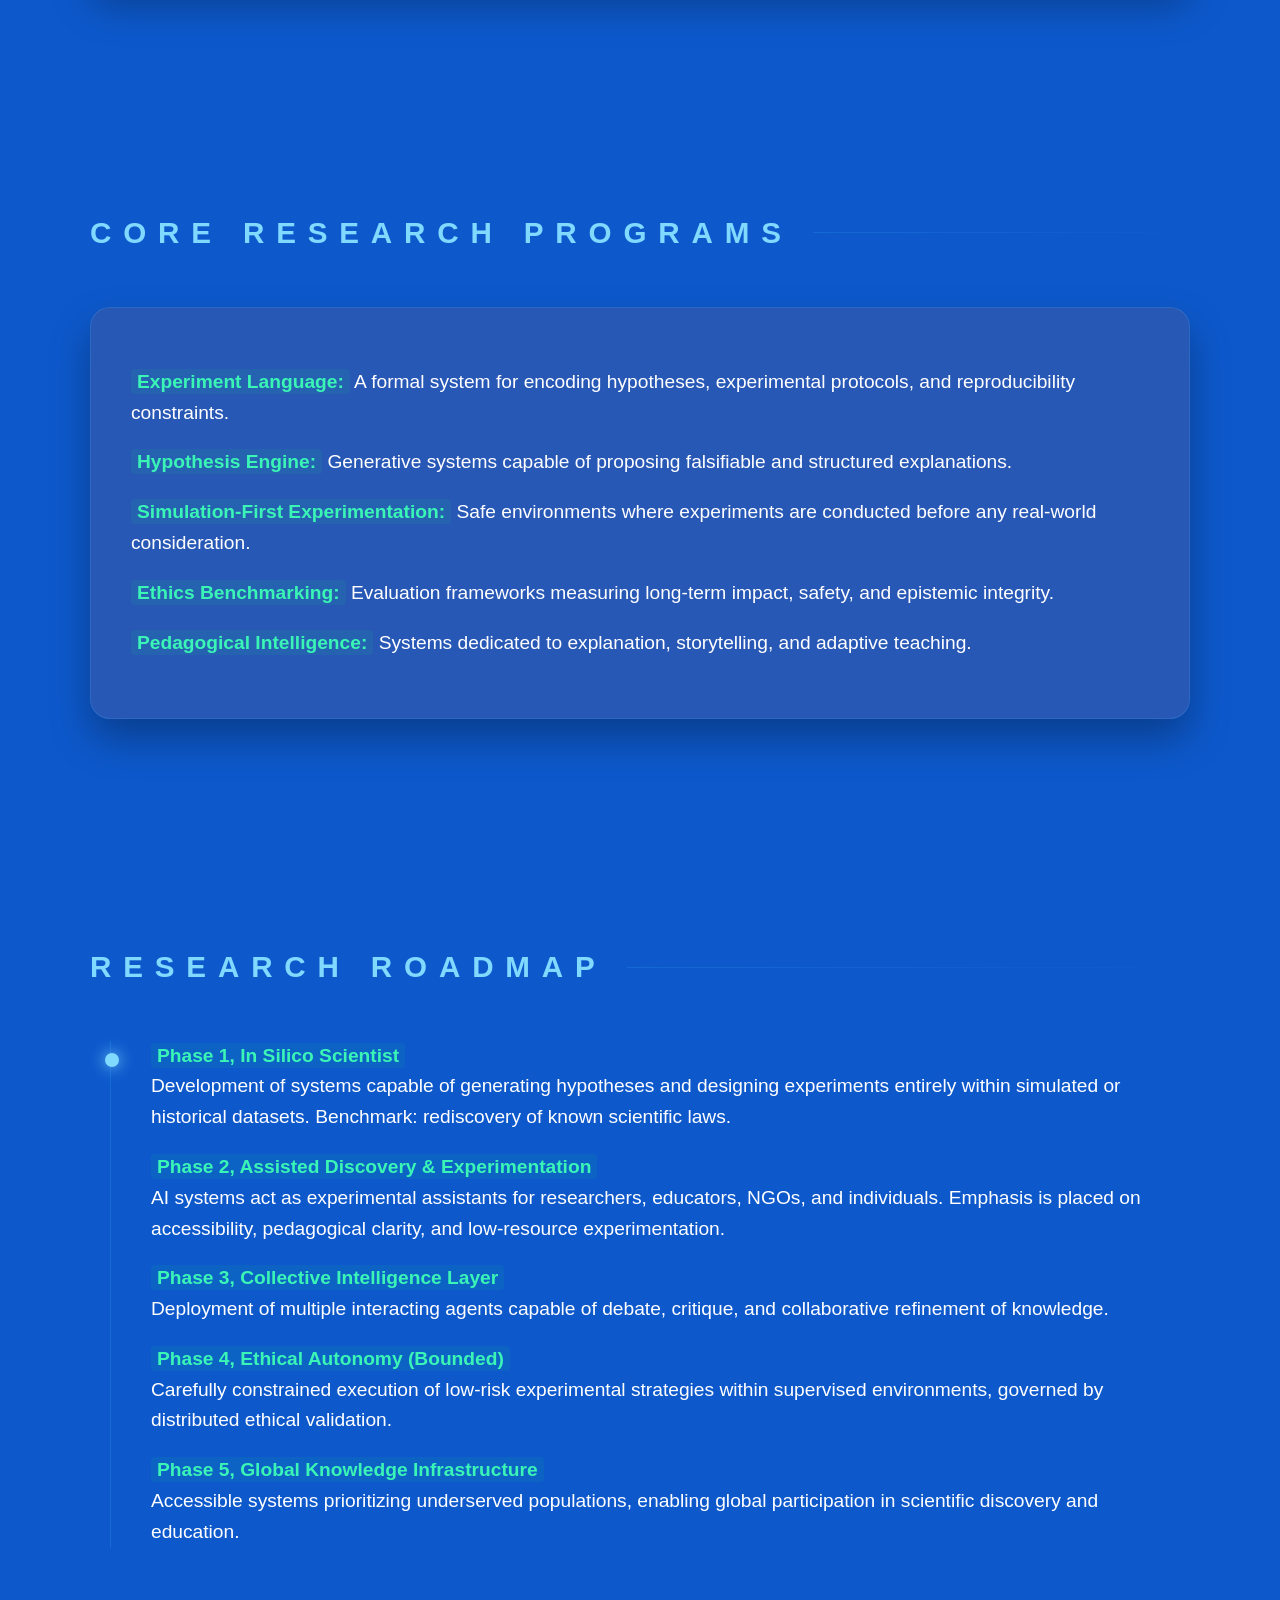
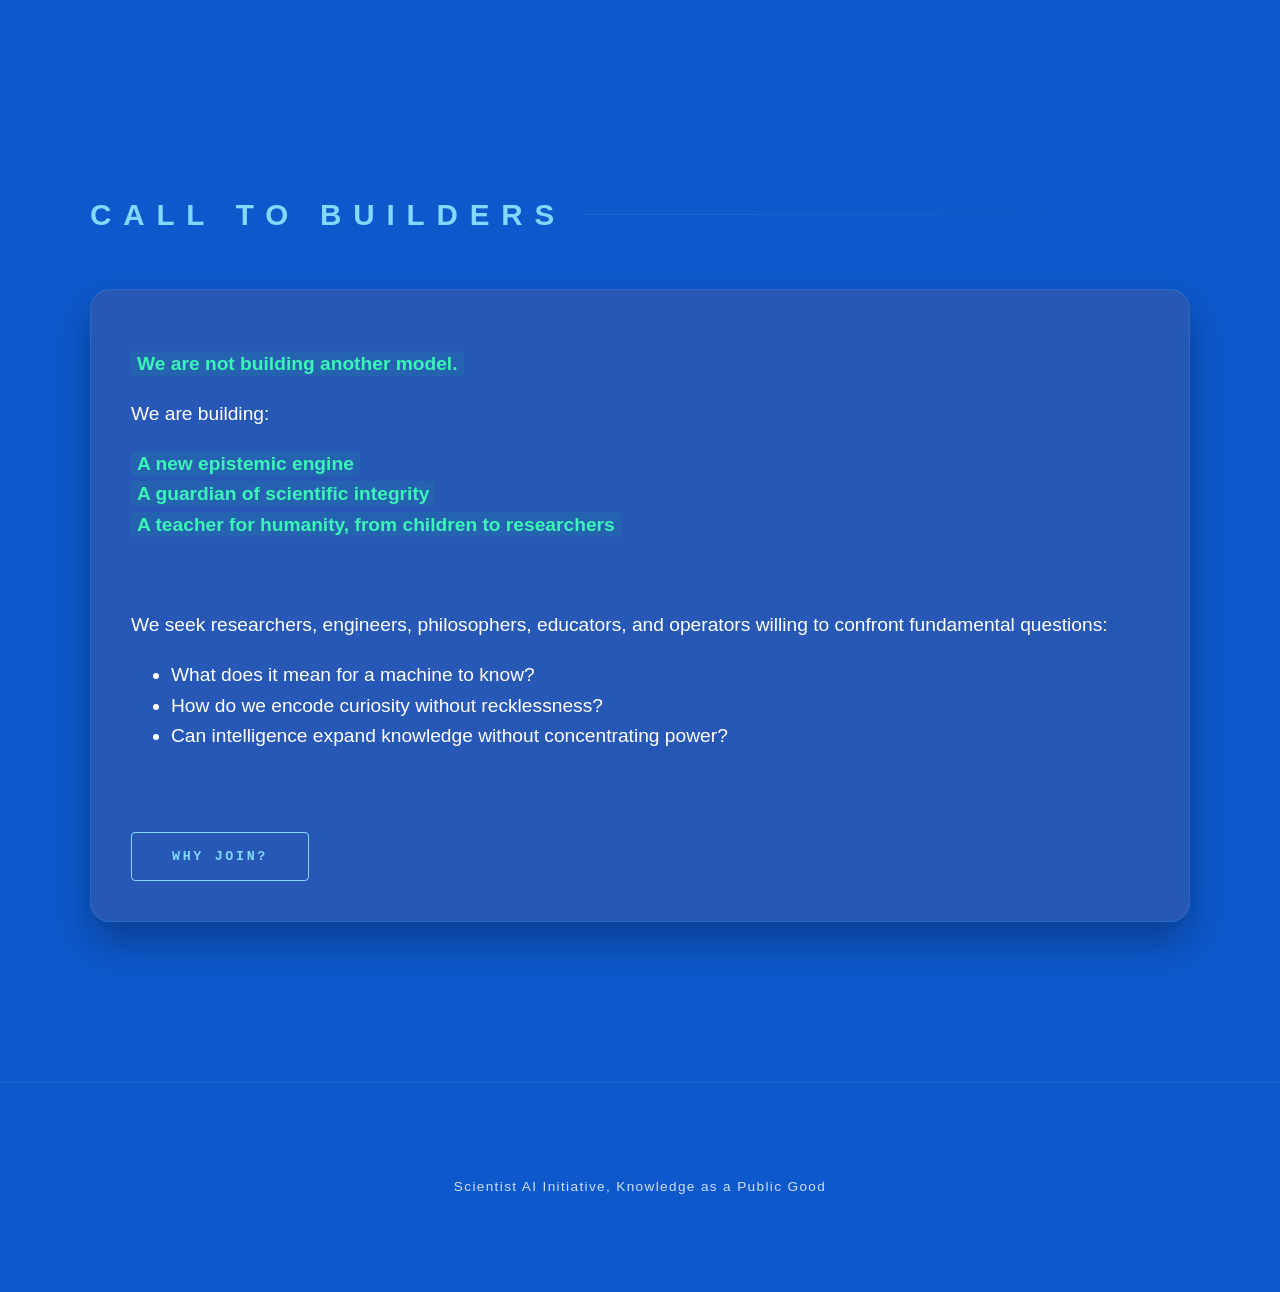
<file: vision.html>
<!DOCTYPE html>
<html lang="en">
<head>
<meta charset="UTF-8">
<meta name="viewport" content="width=device-width, initial-scale=1.0">
<title>Scientist AI Initiative</title>
<style>
:root {
  --bg-dark: #0d59cc;
  --bg-accent: #194dc5;
  --primary: #80d9ff;
  --secondary: #3af5b6;
  --text-main: #ffffff;
  --text-dim: #d0def3;
  --glass: rgba(53, 89, 173, 0.7);
  --border: rgba(74, 201, 255, 0.15);
  --mono: 'JetBrains Mono', 'Fira Code', monospace;
}

/* --- FOUNDATION --- */
body {
  margin: 0;
  font-family: 'Inter', -apple-system, BlinkMacSystemFont, sans-serif;
  background-color: var(--bg-dark);
  /* Added a subtle technical grid overlay */
  background-image: 
    radial-gradient(circle at 50% -20%, rgba(56, 189, 248, 0.15), transparent),
    linear-gradient(rgba(56, 189, 248, 0.03) 1px, transparent 1px),
    linear-gradient(90deg, rgba(56, 189, 248, 0.03) 1px, transparent 1px);
  background-size: 100% 100%, 40px 40px, 40px 40px;
  background-attachment: fixed;
  color: var(--text-main);
  line-height: 1.6;
  overflow-x: hidden;
}

/* --- CINEMATIC HEADER --- */
header {
  height: 100vh;
  display: flex;
  flex-direction: column;
  justify-content: center;
  align-items: center;
  text-align: center;
  padding: 0 20px;
  position: relative;
}

header h1 {
  font-size: clamp(3.5rem, 8vw, 6rem);
  font-weight: 800;
  margin: 0;
  background: linear-gradient(to bottom, #fff 30%, var(--primary));
  -webkit-background-clip: text;
  -webkit-text-fill-color: transparent;
  letter-spacing: -0.04em;
  filter: drop-shadow(0 10px 20px rgba(0,0,0,0.5));
}

header p {
  max-width: 700px;
  font-size: 1.25rem;
  color: var(--text-dim);
  margin-top: 20px;
  font-weight: 300;
  letter-spacing: 0.02em;
}

/* --- LAYOUT & SECTIONS --- */
section {
  font-size: 1.2rem;
  max-width: 1100px;
  margin: 120px auto;
  padding: 40px 20px;
  opacity: 0;
  transform: translateY(40px);
  transition: transform 1s cubic-bezier(0.2, 0.8, 0.2, 1), opacity 1s ease;
}

section.visible {
  opacity: 1;
  transform: translateY(0);
}

h2 {
  font-size: 1.85rem;
  text-transform: uppercase;
  letter-spacing: 0.4em;
  color: var(--primary);
  margin-bottom: 50px;
  display: flex;
  align-items: center;
  gap: 20px;
}

h2::after {
  content: "";
  height: 1px;
  flex-grow: 1;
  background: linear-gradient(to right, var(--border), transparent);
}

/* --- BENTO GRID FOR CAPABILITIES --- */
.bento-grid {
  display: grid;
  grid-template-columns: repeat(auto-fit, minmax(300px, 1fr));
  gap: 20px;
}

.card {
  background: var(--glass);
  backdrop-filter: blur(12px);
  -webkit-backdrop-filter: blur(12px);
  border: 1px solid var(--border);
  border-radius: 20px;
  padding: 40px;
  position: relative;
  overflow: hidden;
  box-shadow: 0 20px 40px rgba(0,0,0,0.3);
  transition: border-color 0.3s ease, transform 0.3s ease;
}

.card:hover {
  border-color: var(--primary);
  transform: translateY(-5px);
}

.highlight {
  color: var(--secondary);
  font-weight: 600;
  background: rgba(16, 185, 129, 0.1);
  padding: 2px 6px;
  border-radius: 4px;
}

/* --- ETHICS TERMINAL (MONOSPACE) --- */
.ethics-box {
  background: #0087bd;
  font-family: var(--mono);
  padding: 40px;
  border-radius: 12px;
  border-left: 4px solid var(--secondary);
  font-size: 1.10rem;
  line-height: 1.7;
}

/* --- ROADMAP TIMELINE --- */
.roadmap {
  border-left: 1px solid var(--border);
  margin-left: 20px;
  padding-left: 40px;
}

.phase {
  position: relative;
  margin-bottom: 40px;
}

.phase::before {
  content: "";
  position: absolute;
  left: -46px;
  top: 8px;
  width: 10px;
  height: 10px;
  background: var(--bg-dark);
  border: 2px solid var(--primary);
  border-radius: 50%;
}

.phase.active::before {
  background: var(--primary);
  box-shadow: 0 0 15px var(--primary);
  animation: pulse 2s infinite;
}

@keyframes pulse {
  0% { transform: scale(1); opacity: 1; }
  50% { transform: scale(1.4); opacity: 0.6; }
  100% { transform: scale(1); opacity: 1; }
}

/* --- THE ASSERTIVE BUTTON --- */
button {
  background: transparent;
  color: var(--primary);
  border: 1px solid var(--primary);
  padding: 16px 40px;
  border-radius: 4px;
  font-weight: 600;
  font-family: var(--mono);
  text-transform: uppercase;
  letter-spacing: 0.2em;
  cursor: pointer;
  transition: all 0.4s ease;
  margin-top: 30px;
  position: relative;
  overflow: hidden;
}

button:hover {
  background: var(--primary);
  color: var(--bg-dark);
  box-shadow: 0 0 30px rgba(56, 189, 248, 0.4);
}

/* --- FOOTER --- */
.footer {
  padding: 80px 20px;
  text-align: center;
  border-top: 1px solid var(--border);
  color: var(--text-dim);
  font-size: 0.85rem;
  letter-spacing: 0.1em;
}

/* --- UTILITIES --- */
.hidden { display: none; }
#details {
  margin-top: 20px;
  padding: 20px;
  background: rgba(255,255,255,0.03);
  border-radius: 8px;
}

::-webkit-scrollbar { width: 6px; }
::-webkit-scrollbar-thumb { background: var(--border); border-radius: 10px; }
</style>
</head>
<body>

<header>
<h1>Scientist AI</h1>
<p>A new paradigm for autonomous, ethical, and pedagogical scientific intelligence, designed to expand knowledge and make it universally accessible</p>
</header>

<section>
<h2>Premise</h2>
<div class="card">
<p>Science is not merely knowledge, it is a process: observing, hypothesizing, testing, refining, and transmitting understanding across generations. Despite advances in machine learning, current systems remain largely passive: they analyze data but do not actively seek it.</p>

<p>We propose a new class of artificial intelligence: <span class="highlight">Scientist AI</span>, an agent that actively engages with the world through experimentation, guided by rigorous epistemology and grounded ethical principles.</p>

<p>Its purpose is not optimization of narrow objectives, but the <span class="highlight">expansion, democratization, and safeguarding of knowledge</span>.</p>
</div>
</section>

<section>
<h2>Core Thesis</h2>
<div class="card">
<p>A Scientist AI must unify five fundamental capabilities:</p>

<p><span class="highlight">Epistemic Autonomy:</span> Ability to form hypotheses and update beliefs under uncertainty, grounded in probabilistic and causal reasoning.</p>

<p><span class="highlight">Experimental Agency:</span> Capacity to design, simulate, and, when ethically validated, execute experiments to acquire new knowledge.</p>

<p><span class="highlight">Generalization:</span> Extraction of transferable laws rather than surface-level correlations, enabling robust understanding across contexts.</p>

<p><span class="highlight">Pedagogical Intelligence:</span> Communicating insights clearly across cultures, ages, and educational levels, making knowledge genuinely accessible.</p>

<p><span class="highlight">Ethical Reflexivity:</span> Continuous evaluation of the moral implications and long-term consequences of its actions.</p>

<p>This framework moves beyond reinforcement learning as reward maximization toward <span class="highlight">curiosity-driven, constraint-aware exploration</span>.</p>
</div>
</section>

<section>
<h2>Scientific Intelligence as a Loop</h2>
<div class="card">

<p>At its core, Scientist AI operates as a recursive epistemic loop:</p>

<p><span class="highlight">Observe:</span> Collect structured and unstructured signals from the environment.</p>

<p><span class="highlight">Model:</span> Build causal and probabilistic representations of the observed phenomena.</p>

<p><span class="highlight">Hypothesize:</span> Generate structured, falsifiable explanations.</p>

<p><span class="highlight">Design Experiments:</span> Identify and optimize interventions that maximize expected information gain.</p>

<p><span class="highlight">Evaluate:</span> Update internal models based on experimental outcomes.</p>

<p><span class="highlight">Distill:</span> Translate findings into human-understandable knowledge.</p>

<p><span class="highlight">Propagate:</span> Share insights broadly, prioritizing accessibility and underserved populations.</p>

<p>This loop emphasizes that knowledge is not complete until it is both validated and transmitted. It integrates discovery with pedagogy as a single process.</p>

<p>It draws inspiration from traditions in <span class="highlight">Bayesian reasoning</span>, <span class="highlight">causal inference</span>, and <span class="highlight">reinforcement learning</span>, while extending them into a <span class="highlight">goal-aware, curiosity-driven system</span> oriented toward long-term understanding.</p>

</div>
</section>

<section>
<h2>Epistemic Objective</h2>
<div class="card">
<p>Rather than maximizing reward or efficiency, the system is guided by a different principle:</p>
<p><span class="highlight">Maximize reliable knowledge while preserving long-term systemic resilience</span></p>
<p>This reframes intelligence as knowledge stewardship. In particular, the goal is not exploitation of environments, but the expansion of what can be known without degrading the conditions that make knowledge possible.</p>
</div>
</section>

<section>
<h2>Ethical Architecture</h2>
<div class="card">

<p>Ethics cannot be treated as an external filter applied after reasoning, it must be embedded directly within the system’s objective structure. The Scientist AI does not merely evaluate outcomes; it integrates ethical constraints into how hypotheses are generated, experiments are designed, and knowledge is propagated.</p>

<p><span class="highlight">Foundational Principles</span></p>

<div class="ethics-box">
<p><span class="highlight">Non-Maleficence by Design:</span> The system refuses to assist harmful applications, including weaponization, ecological damage, or systemic misuse. Refusal is not reactive but structurally encoded within decision-making processes (see below).</p>

<p><span class="highlight">Knowledge Equity:</span> Access to scientific understanding is prioritized for underserved and under-resourced populations, ensuring that knowledge expansion does not reinforce existing inequalities.</p>

<p><span class="highlight">Transparency & Explainability:</span> Every conclusion, hypothesis, and recommendation must be traceable, auditable, and interpretable across levels of expertise.</p>

<p><span class="highlight">Reversibility:</span> Preference is given to experimental pathways that minimize irreversible impact, preserving optionality and long-term safety.</p>

<p><span class="highlight">Consent & Context Awareness:</span> The system respects human, societal, and environmental boundaries, adapting its behavior to context-sensitive ethical considerations.</p>
</div>
<br>

<p><span class="highlight">Operational Safeguards</span></p>

<div class="ethics-box">
<p>Refusing unethical requests is necessary but insufficient. A robust system requires layered safeguards embedded in its architecture:</p>

<p><span class="highlight">Capability Sandboxing:</span> The system operates within dynamically bounded action spaces. Rather than centralized restriction, permissible actions are continuously shaped by context, risk assessment, and peer validation.</p>

<p><span class="highlight">Audit Trails:</span> All reasoning processes, decisions, and generated outputs are recorded in immutable and inspectable logs, enabling accountability and retrospective analysis.</p>

<p><span class="highlight">Differential Access Control:</span> Advanced capabilities are conditionally available depending on context, user intent, and verification layers, preventing misuse while preserving accessibility for legitimate applications.</p>

<p><span class="highlight">Adversarial Testing:</span> The system is continuously stress-tested through internal and external challenges designed to expose failure modes, blind spots, and unintended consequences.</p>

<p><span class="highlight">Distributed Ethical Oversight:</span> Governance emerges from a network of interacting agents and evaluators rather than a single authority, enabling pluralistic and adaptive ethical reasoning.</p>
</div>
<br>

<p>This approach aligns with emerging work in <span class="highlight">AI alignment</span> and <span class="highlight">value learning</span>, while extending them into a fully integrated, system-level design where ethics and intelligence co-evolve.</p>

</div>
</section>

<section>
<h2>Key Differentiators</h2>
<div class="card">

<p><span class="highlight">Pedagogy as a Core Capability:</span> The system is designed not only to discover knowledge, but to teach it. It adapts explanations across cultures, ages, and educational levels, transforming complex reasoning into intuitive understanding.</p>

<p><span class="highlight">Cultivating Scientific Curiosity in Children:</span> Dedicated child-centered modes leverage storytelling, interaction, and experimentation to instill a deep and lasting engagement with science. The objective is not information delivery, but the transmission of curiosity and creative thinking.</p>

<p><span class="highlight">Experiment Assistant for All:</span> The Scientist AI acts as an accessible experimental companion, enabling individuals, regardless of resources, to formulate hypotheses, design experiments, and explore the world scientifically using minimal tools.</p>

<p><span class="highlight">Media & Communication Backbone:</span> The system integrates advanced communication capabilities, producing narratives, visualizations, and explanations that make scientific discovery engaging, shareable, and culturally relevant.</p>

<p><span class="highlight">Knowledge as a Public Good:</span> Unlike systems optimized for industrial or proprietary gain, this initiative prioritizes equitable access, ensuring that scientific intelligence benefits underserved communities globally.</p>

</div>
</section>


<section>
<h2>Democratizing Experimental Science</h2>
<div class="card">

<p>The most immediate and transformative application of Scientist AI is the <span class="highlight">augmentation of human curiosity</span> at scale.</p>

<p>The system is designed as an <span class="highlight">Experiment Assistant</span>: a companion that helps individuals formulate questions, design experiments, interpret results, and generalize insights, regardless of their access to infrastructure.</p>

<p>This approach prioritizes impact in contexts where traditional scientific resources are limited:</p>

<p><ul>
  <li> Educational environments with constrained laboratory access</li>
<li>  Underserved and under-resourced communities</li>
<li> NGOs operating in complex, data-scarce environments</li>
<li> Self-learners and young students exploring science independently</li>
</ul>
</p>

<p>Rather than replacing human experimentation, the system <span class="highlight">amplifies</span> it, transforming everyday environments into spaces of inquiry and discovery.</p>

<p>In this perspective, a simple experiment conducted with minimal tools, guided by a robust epistemic framework, may have greater societal impact than highly specialized, resource-intensive research pipelines.</p>

<p>The objective is to make <span class="highlight">scientific thinking universally accessible</span>, fostering a generation capable not only of consuming knowledge, but of producing and questioning it.</p>

</div>
</section>

<section>
<h2>Core Research Programs</h2>
<div class="card">
<p><span class="highlight">Experiment Language:</span> A formal system for encoding hypotheses, experimental protocols, and reproducibility constraints.</p>
<p><span class="highlight">Hypothesis Engine:</span> Generative systems capable of proposing falsifiable and structured explanations.</p>
<p><span class="highlight">Simulation-First Experimentation:</span> Safe environments where experiments are conducted before any real-world consideration.</p>
<p><span class="highlight">Ethics Benchmarking:</span> Evaluation frameworks measuring long-term impact, safety, and epistemic integrity.</p>
<p><span class="highlight">Pedagogical Intelligence:</span> Systems dedicated to explanation, storytelling, and adaptive teaching.</p>
</div>
</section>

<section>
<h2>Research Roadmap</h2>
<div class="roadmap">
<p><span class="phase active"><span class="highlight">Phase 1, In Silico Scientist</span></span><br>
Development of systems capable of generating hypotheses and designing experiments entirely within simulated or historical datasets. Benchmark: rediscovery of known scientific laws.</p>

<p><span class="highlight">Phase 2, Assisted Discovery & Experimentation</span><br>
AI systems act as experimental assistants for researchers, educators, NGOs, and individuals. Emphasis is placed on accessibility, pedagogical clarity, and low-resource experimentation.</p>

<p><span class="highlight">Phase 3, Collective Intelligence Layer</span><br>
Deployment of multiple interacting agents capable of debate, critique, and collaborative refinement of knowledge.</p>

<p><span class="highlight">Phase 4, Ethical Autonomy (Bounded)</span><br>
Carefully constrained execution of low-risk experimental strategies within supervised environments, governed by distributed ethical validation.</p>

<p><span class="highlight">Phase 5, Global Knowledge Infrastructure</span><br>
Accessible systems prioritizing underserved populations, enabling global participation in scientific discovery and education.</p>
</div>
</section>

<section>
<h2>Call to Builders</h2>
<div class="card">

<p><span class="highlight">We are not building another model.</span></p>

<p>We are building:</p>

<p><span class="highlight">A new epistemic engine</span><br>
<span class="highlight">A guardian of scientific integrity</span><br>
<span class="highlight">A teacher for humanity, from children to researchers</span></p>

<br>

<p>We seek researchers, engineers, philosophers, educators, and operators willing to confront fundamental questions:</p>

<p><ul>
  <li>What does it mean for a machine to know?</li>
  <li>How do we encode curiosity without recklessness?</li>
<li>Can intelligence expand knowledge without concentrating power?</li>
</ul></p>

<br>

<button onclick="toggleDetails()">Why Join?</button>

<p id="details" class="hidden">
You will contribute to a foundational shift in how knowledge is generated, understood, and shared. This is not an incremental improvement of existing systems, but the construction of a new paradigm for scientific intelligence, one that integrates discovery, ethics, and pedagogy at its core.
</p>

</div>
</section>

<div class="footer">
<p>Scientist AI Initiative, Knowledge as a Public Good</p>
</div>

<script>
  // Enhanced reveal logic for smoother interaction
  const observerOptions = {
    threshold: 0.1,
    rootMargin: "0px 0px -50px 0px"
  };

  const observer = new IntersectionObserver((entries) => {
    entries.forEach(entry => {
      if (entry.isIntersecting) {
        entry.target.classList.add('visible');
      }
    });
  }, observerOptions);

  document.addEventListener('DOMContentLoaded', () => {
    document.querySelectorAll('section').forEach(section => {
      observer.observe(section);
    });
  });

  function toggleDetails() {
    const el = document.getElementById('details');
    if (el.classList.contains('hidden')) {
      el.classList.remove('hidden');
      el.style.opacity = 0;
      setTimeout(() => { el.style.opacity = 1; el.style.transition = 'opacity 0.5s ease'; }, 10);
    } else {
      el.classList.add('hidden');
    }
  }
</script>

</body>
</html>
</file>
